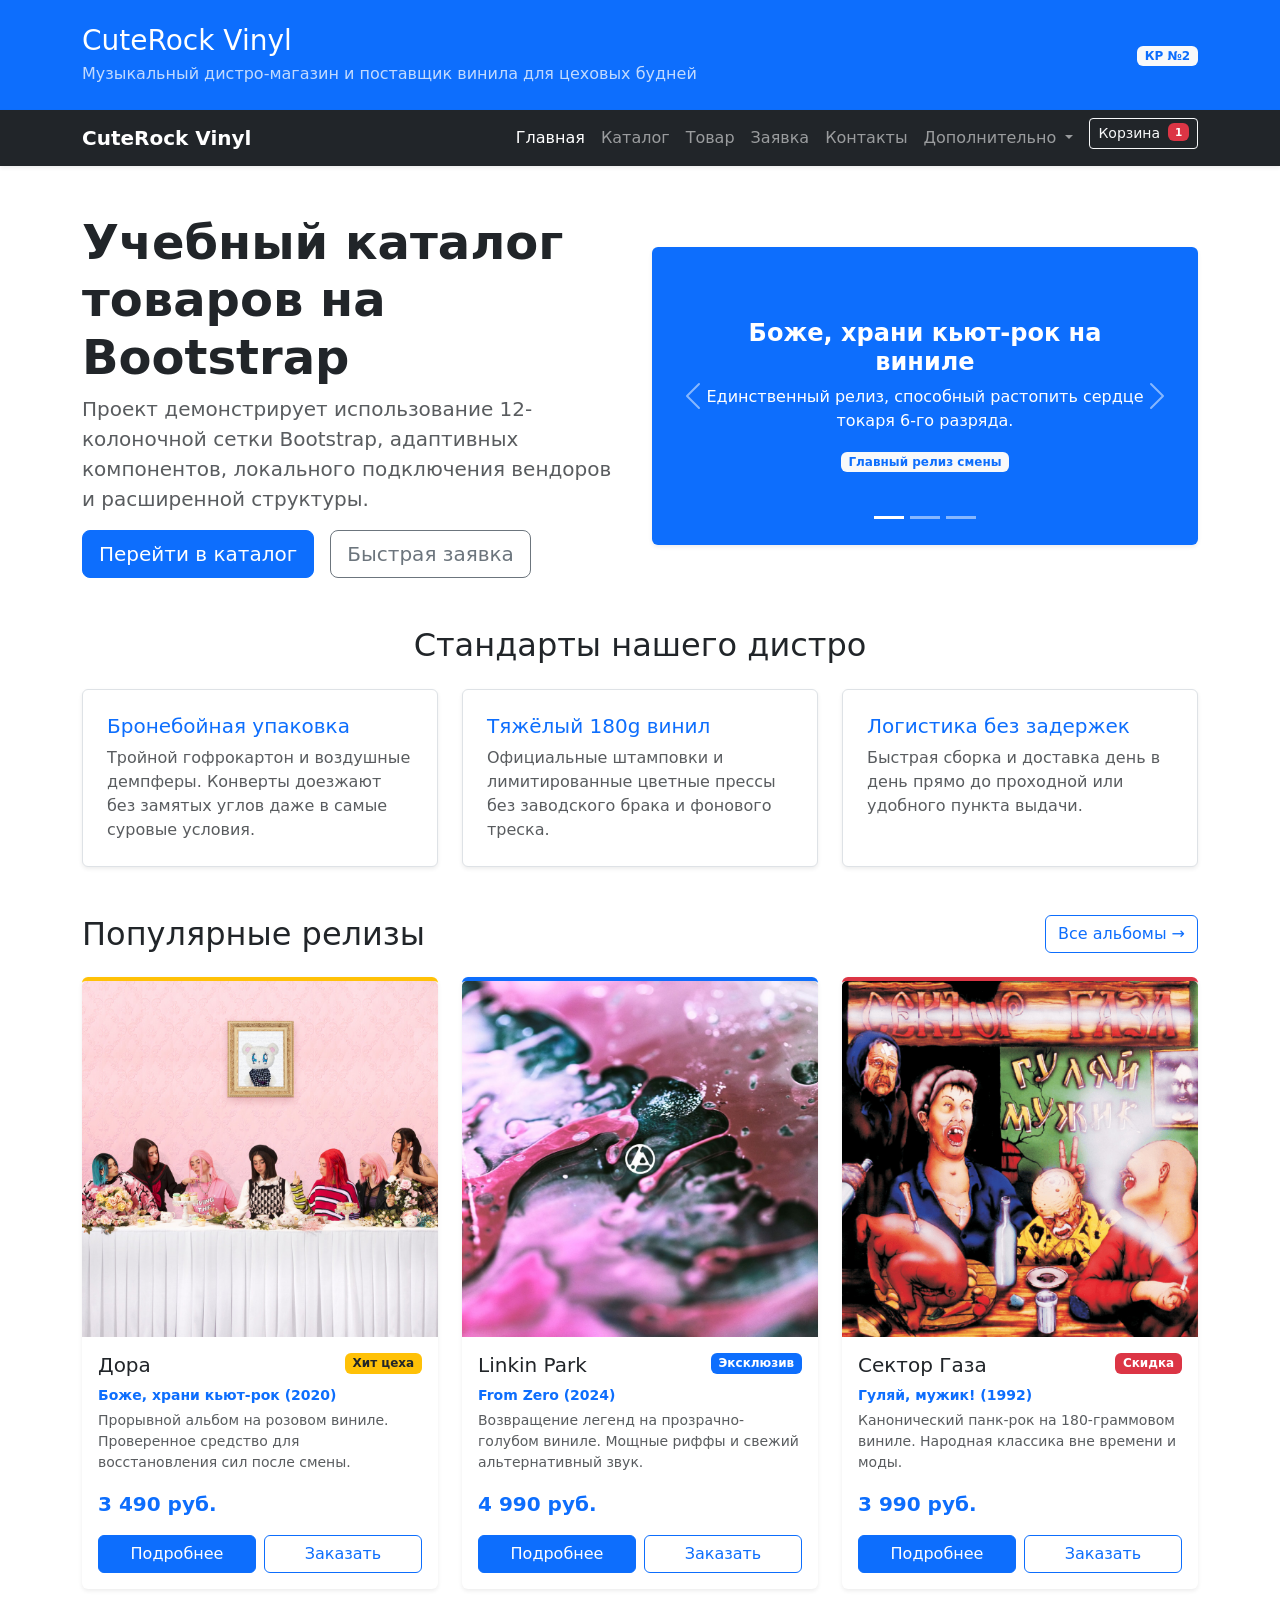
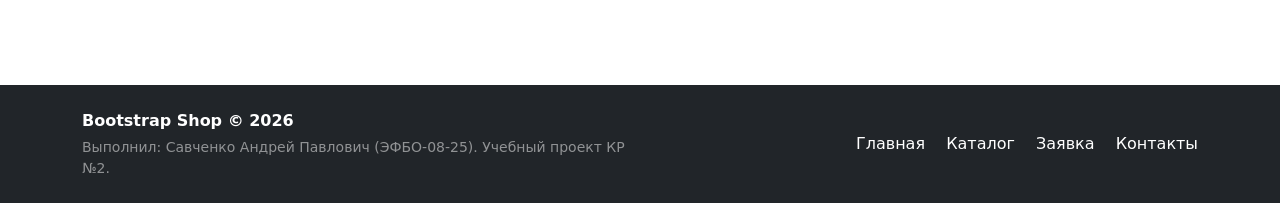
<file: index.html>
<!DOCTYPE html>
<html lang="ru">

<head>
    <meta charset="UTF-8">
    <meta name="viewport" content="width=device-width, initial-scale=1.0">
    <title>Главная — Bootstrap Shop</title>

    <link rel="stylesheet" href="vendor/bootstrap/css/bootstrap.min.css">
    <link rel="stylesheet" href="css/custom.css">
</head>

<body>
    <!-- Шапка страницы -->
    <header class="bg-primary text-white py-4">
        <div class="container">
            <div class="row align-items-center">
                <div class="col-12 col-md-8">
                    <h1 class="h3 mb-1">CuteRock Vinyl</h1>
                    <p class="mb-0 opacity-75">
                        Музыкальный дистро-магазин и поставщик винила для цеховых будней
                    </p>
                </div>

                <div class="col-12 col-md-4 text-md-end mt-3 mt-md-0">
                    <span class="badge bg-light text-primary">
                        КР №2
                    </span>
                </div>
            </div>
        </div>
    </header>

    <!-- Навигационная панель -->
    <nav class="navbar navbar-expand-lg navbar-dark bg-dark sticky-top shadow-sm">
        <div class="container">
            <a class="navbar-brand fw-bold" href="index.html">CuteRock Vinyl</a>

            <button class="navbar-toggler" type="button" data-bs-toggle="collapse" data-bs-target="#mainNavbar"
                aria-controls="mainNavbar" aria-expanded="false" aria-label="Переключить навигацию">
                <span class="navbar-toggler-icon"></span>
            </button>

            <div class="collapse navbar-collapse" id="mainNavbar">
                <ul class="navbar-nav ms-auto">
                    <li class="nav-item">
                        <a class="nav-link active" aria-current="page" href="index.html">Главная</a>
                    </li>
                    <li class="nav-item">
                        <a class="nav-link" href="catalog.html">Каталог</a>
                    </li>
                    <li class="nav-item">
                        <a class="nav-link" href="product.html">Товар</a>
                    </li>
                    <li class="nav-item">
                        <a class="nav-link" href="order.html">Заявка</a>
                    </li>
                    <li class="nav-item">
                        <a class="nav-link" href="contacts.html">Контакты</a>
                    </li>
                    <li class="nav-item dropdown">
                        <a class="nav-link dropdown-toggle" href="#" role="button" data-bs-toggle="dropdown"
                            aria-expanded="false">
                            Дополнительно
                        </a>
                        <ul class="dropdown-menu dropdown-menu-end">
                            <li><a class="dropdown-item" href="catalog.html">Все товары</a></li>
                            <li><a class="dropdown-item" href="order.html">Оформить заявку</a></li>
                            <li><a class="dropdown-item" href="index.html#popular">Популярное</a></li>
                            <li>
                                <hr class="dropdown-divider">
                            </li>
                            <li><a class="dropdown-item" href="contacts.html">Контакты и поддержка</a></li>
                        </ul>
                    </li>
                    <li class="nav-item ms-lg-2 mt-2 mt-lg-0">
                        <a class="btn btn-outline-light btn-sm d-flex align-items-center gap-2" href="order.html">
                            <span>Корзина</span>
                            <span class="badge bg-danger">1</span>
                        </a>
                    </li>
                </ul>
            </div>
        </div>
    </nav>

    <main>
        <!-- Hero-блок с каруселью (самостоятельная доработка) -->
        <section class="container my-5">
            <div class="row align-items-center g-4">
                <div class="col-12 col-lg-6">
                    <h2 class="display-5 fw-bold">
                        Учебный каталог товаров на Bootstrap
                    </h2>
                    <p class="lead text-muted">
                        Проект демонстрирует использование 12-колоночной сетки Bootstrap,
                        адаптивных компонентов, локального подключения вендоров и расширенной структуры.
                    </p>
                    <div class="d-flex gap-3 flex-wrap">
                        <a class="btn btn-primary btn-lg" href="catalog.html">
                            Перейти в каталог
                        </a>
                        <a class="btn btn-outline-secondary btn-lg" href="order.html">
                            Быстрая заявка
                        </a>
                    </div>
                </div>

                <div class="col-12 col-lg-6">
                    <!-- Bootstrap Carousel: Дора & Заводская эстетика -->
                    <div id="heroCarousel" class="carousel slide rounded shadow-sm overflow-hidden"
                        data-bs-ride="carousel">
                        <div class="carousel-indicators">
                            <button type="button" data-bs-target="#heroCarousel" data-bs-slide-to="0" class="active"
                                aria-current="true" aria-label="Слайд 1"></button>
                            <button type="button" data-bs-target="#heroCarousel" data-bs-slide-to="1"
                                aria-label="Слайд 2"></button>
                            <button type="button" data-bs-target="#heroCarousel" data-bs-slide-to="2"
                                aria-label="Слайд 3"></button>
                        </div>
                        <div class="carousel-inner">
                            <div class="carousel-item active bg-primary text-white p-5 text-center">
                                <div class="carousel-content py-4">
                                    <h3 class="h4 fw-bold">Боже, храни кьют-рок на виниле</h3>
                                    <p class="mb-3">Единственный релиз, способный растопить сердце токаря 6-го разряда.
                                    </p>
                                    <span class="badge bg-light text-primary">Главный релиз смены</span>
                                </div>
                            </div>
                            <div class="carousel-item bg-dark text-white p-5 text-center">
                                <div class="carousel-content py-4">
                                    <h3 class="h4 fw-bold">Розовый винил в суровые будни</h3>
                                    <p class="mb-3">Оригинальное издание 2020 года. Полный треклист, включая «Втюрилась»
                                        и «Быть с тобой».</p>
                                    <span class="badge bg-warning text-dark">Хит цеха</span>
                                </div>
                            </div>
                            <div class="carousel-item bg-secondary text-white p-5 text-center">
                                <div class="carousel-content py-4">
                                    <h3 class="h4 fw-bold">Отправка быстрее, чем кончается смена</h3>
                                    <p class="mb-3">Бронируй в один клик через модальное окно. Доставляем в бронебойной
                                        упаковке.</p>
                                    <span class="badge bg-success">Ударные темпы</span>
                                </div>
                            </div>
                        </div>
                        <button class="carousel-control-prev" type="button" data-bs-target="#heroCarousel"
                            data-bs-slide="prev">
                            <span class="carousel-control-prev-icon" aria-label="Предыдущий"></span>
                        </button>
                        <button class="carousel-control-next" type="button" data-bs-target="#heroCarousel"
                            data-bs-slide="next">
                            <span class="carousel-control-next-icon" aria-label="Следующий"></span>
                        </button>
                    </div>
                </div>
            </div>
        </section>

        <!-- Преимущества магазина -->
        <section class="container my-5">
            <h2 class="text-center mb-4">Стандарты нашего дистро</h2>

            <div class="row g-4">
                <div class="col-12 col-md-4">
                    <div class="p-4 border rounded h-100 bg-white shadow-sm">
                        <h3 class="h5 text-primary">Бронебойная упаковка</h3>
                        <p class="mb-0 text-muted">
                            Тройной гофрокартон и воздушные демпферы. Конверты доезжают без замятых углов даже в самые суровые условия.
                        </p>
                    </div>
                </div>

                <div class="col-12 col-md-4">
                    <div class="p-4 border rounded h-100 bg-white shadow-sm">
                        <h3 class="h5 text-primary">Тяжёлый 180g винил</h3>
                        <p class="mb-0 text-muted">
                            Официальные штамповки и лимитированные цветные прессы без заводского брака и фонового треска.
                        </p>
                    </div>
                </div>

                <div class="col-12 col-md-4">
                    <div class="p-4 border rounded h-100 bg-white shadow-sm">
                        <h3 class="h5 text-primary">Логистика без задержек</h3>
                        <p class="mb-0 text-muted">
                            Быстрая сборка и доставка день в день прямо до проходной или удобного пункта выдачи.
                        </p>
                    </div>
                </div>
            </div>
        </section>

        <!-- Популярные альбомы с id="popular" -->
        <section class="container my-5" id="popular">
            <div class="d-flex justify-content-between align-items-center mb-4 flex-wrap gap-2">
                <h2 class="mb-0">Популярные релизы</h2>
                <a class="btn btn-outline-primary" href="catalog.html">
                    Все альбомы &rarr;
                </a>
            </div>

            <div class="row g-4">
                <!-- Альбом 1: Дора -->
                <div class="col-12 col-md-6 col-lg-4">
                    <div class="card h-100 shadow-sm border-0 border-top border-4 border-warning">
                        <img src="images/album-1.jpg" class="card-img-top" alt="Дора — Боже, храни кьют-рок">
                        <div class="card-body d-flex flex-column">
                            <div class="d-flex justify-content-between align-items-start mb-2">
                                <h3 class="card-title h5 mb-0">Дора</h3>
                                <span class="badge bg-warning text-dark">Хит цеха</span>
                            </div>
                            <p class="text-primary fw-semibold small mb-1">Боже, храни кьют-рок (2020)</p>
                            <p class="card-text text-muted small">
                                Прорывной альбом на розовом виниле. Проверенное средство для восстановления сил после
                                смены.
                            </p>
                            <p class="fw-bold fs-5 mt-auto text-primary">3 490 руб.</p>
                            <div class="d-flex gap-2">
                                <a class="btn btn-primary w-50" href="product.html">Подробнее</a>
                                <button class="btn btn-outline-primary w-50" type="button" data-bs-toggle="modal"
                                    data-bs-target="#orderModal">
                                    Заказать
                                </button>
                            </div>
                        </div>
                    </div>
                </div>

                <!-- Альбом 5: Linkin Park -->
                <div class="col-12 col-md-6 col-lg-4">
                    <div class="card h-100 shadow-sm border-0 border-top border-4 border-primary">
                        <img src="images/album-5.jpg" class="card-img-top" alt="Linkin Park — From Zero">
                        <div class="card-body d-flex flex-column">
                            <div class="d-flex justify-content-between align-items-start mb-2">
                                <h3 class="card-title h5 mb-0">Linkin Park</h3>
                                <span class="badge bg-primary">Эксклюзив</span>
                            </div>
                            <p class="text-primary fw-semibold small mb-1">From Zero (2024)</p>
                            <p class="card-text text-muted small">
                                Возвращение легенд на прозрачно-голубом виниле. Мощные риффы и свежий альтернативный
                                звук.
                            </p>
                            <p class="fw-bold fs-5 mt-auto text-primary">4 990 руб.</p>
                            <div class="d-flex gap-2">
                                <a class="btn btn-primary w-50" href="product.html">Подробнее</a>
                                <button class="btn btn-outline-primary w-50" type="button" data-bs-toggle="modal"
                                    data-bs-target="#orderModal">
                                    Заказать
                                </button>
                            </div>
                        </div>
                    </div>
                </div>

                <!-- Альбом 6: Сектор Газа -->
                <div class="col-12 col-md-6 col-lg-4">
                    <div class="card h-100 shadow-sm border-0 border-top border-4 border-danger">
                        <img src="images/album-6.jpg" class="card-img-top" alt="Сектор Газа — Гуляй, мужик!">
                        <div class="card-body d-flex flex-column">
                            <div class="d-flex justify-content-between align-items-start mb-2">
                                <h3 class="card-title h5 mb-0">Сектор Газа</h3>
                                <span class="badge bg-danger">Скидка</span>
                            </div>
                            <p class="text-primary fw-semibold small mb-1">Гуляй, мужик! (1992)</p>
                            <p class="card-text text-muted small">
                                Канонический панк-рок на 180-граммовом виниле. Народная классика вне времени и моды.
                            </p>
                            <p class="fw-bold fs-5 mt-auto text-primary">3 990 руб.</p>
                            <div class="d-flex gap-2">
                                <a class="btn btn-primary w-50" href="product.html">Подробнее</a>
                                <button class="btn btn-outline-primary w-50" type="button" data-bs-toggle="modal"
                                    data-bs-target="#orderModal">
                                    Заказать
                                </button>
                            </div>
                        </div>
                    </div>
                </div>
            </div>
        </section>
    </main>

    <!-- Модальное окно быстрой заявки -->
    <div class="modal fade" id="orderModal" tabindex="-1" aria-labelledby="orderModalLabel" aria-hidden="true">
        <div class="modal-dialog modal-dialog-centered">
            <div class="modal-content">
                <div class="modal-header">
                    <h2 class="modal-title h5" id="orderModalLabel">
                        Быстрая заявка
                    </h2>
                    <button type="button" class="btn-close" data-bs-dismiss="modal" aria-label="Закрыть"></button>
                </div>

                <div class="modal-body">
                    <p class="text-muted small">
                        Оставьте контактные данные, и менеджер свяжется с вами в течение 15 минут.
                    </p>

                    <form>
                        <div class="mb-3">
                            <label for="modal-name" class="form-label">Имя</label>
                            <input id="modal-name" type="text" class="form-control" placeholder="Андрей Савченко"
                                required>
                        </div>

                        <div class="mb-3">
                            <label for="modal-phone" class="form-label">Телефон</label>
                            <input id="modal-phone" type="tel" class="form-control" placeholder="+7 (900) 000-00-00"
                                required>
                        </div>

                        <div class="form-check mb-3">
                            <input id="modal-agree" class="form-check-input" type="checkbox" required>
                            <label class="form-check-label" for="modal-agree">
                                Согласен на обработку персональных данных
                            </label>
                        </div>
                        <div class="modal-footer px-0 pb-0">
                            <button type="button" class="btn btn-secondary" data-bs-dismiss="modal">
                                Закрыть
                            </button>
                            <button type="submit" class="btn btn-primary">
                                Отправить заявку
                            </button>
                        </div>
                    </form>
                </div>
            </div>
        </div>
    </div>

    <!-- Единый подвал -->
    <footer class="bg-dark text-white py-4 mt-5">
        <div class="container">
            <div class="row align-items-center g-3">
                <div class="col-12 col-md-6">
                    <p class="mb-1 fw-bold">Bootstrap Shop &copy; 2026</p>
                    <p class="mb-0 text-white-50 small">
                        Выполнил: Савченко Андрей Павлович (ЭФБО-08-25). Учебный проект КР №2.
                    </p>
                </div>

                <div class="col-12 col-md-6 text-md-end">
                    <a class="text-white text-decoration-none me-3" href="index.html">Главная</a>
                    <a class="text-white text-decoration-none me-3" href="catalog.html">Каталог</a>
                    <a class="text-white text-decoration-none me-3" href="order.html">Заявка</a>
                    <a class="text-white text-decoration-none" href="contacts.html">Контакты</a>
                </div>
            </div>
        </div>
    </footer>

    <!-- Bootstrap JS Bundle (локальный) -->
    <script src="vendor/bootstrap/js/bootstrap.bundle.min.js"></script>
</body>

</html>
</file>
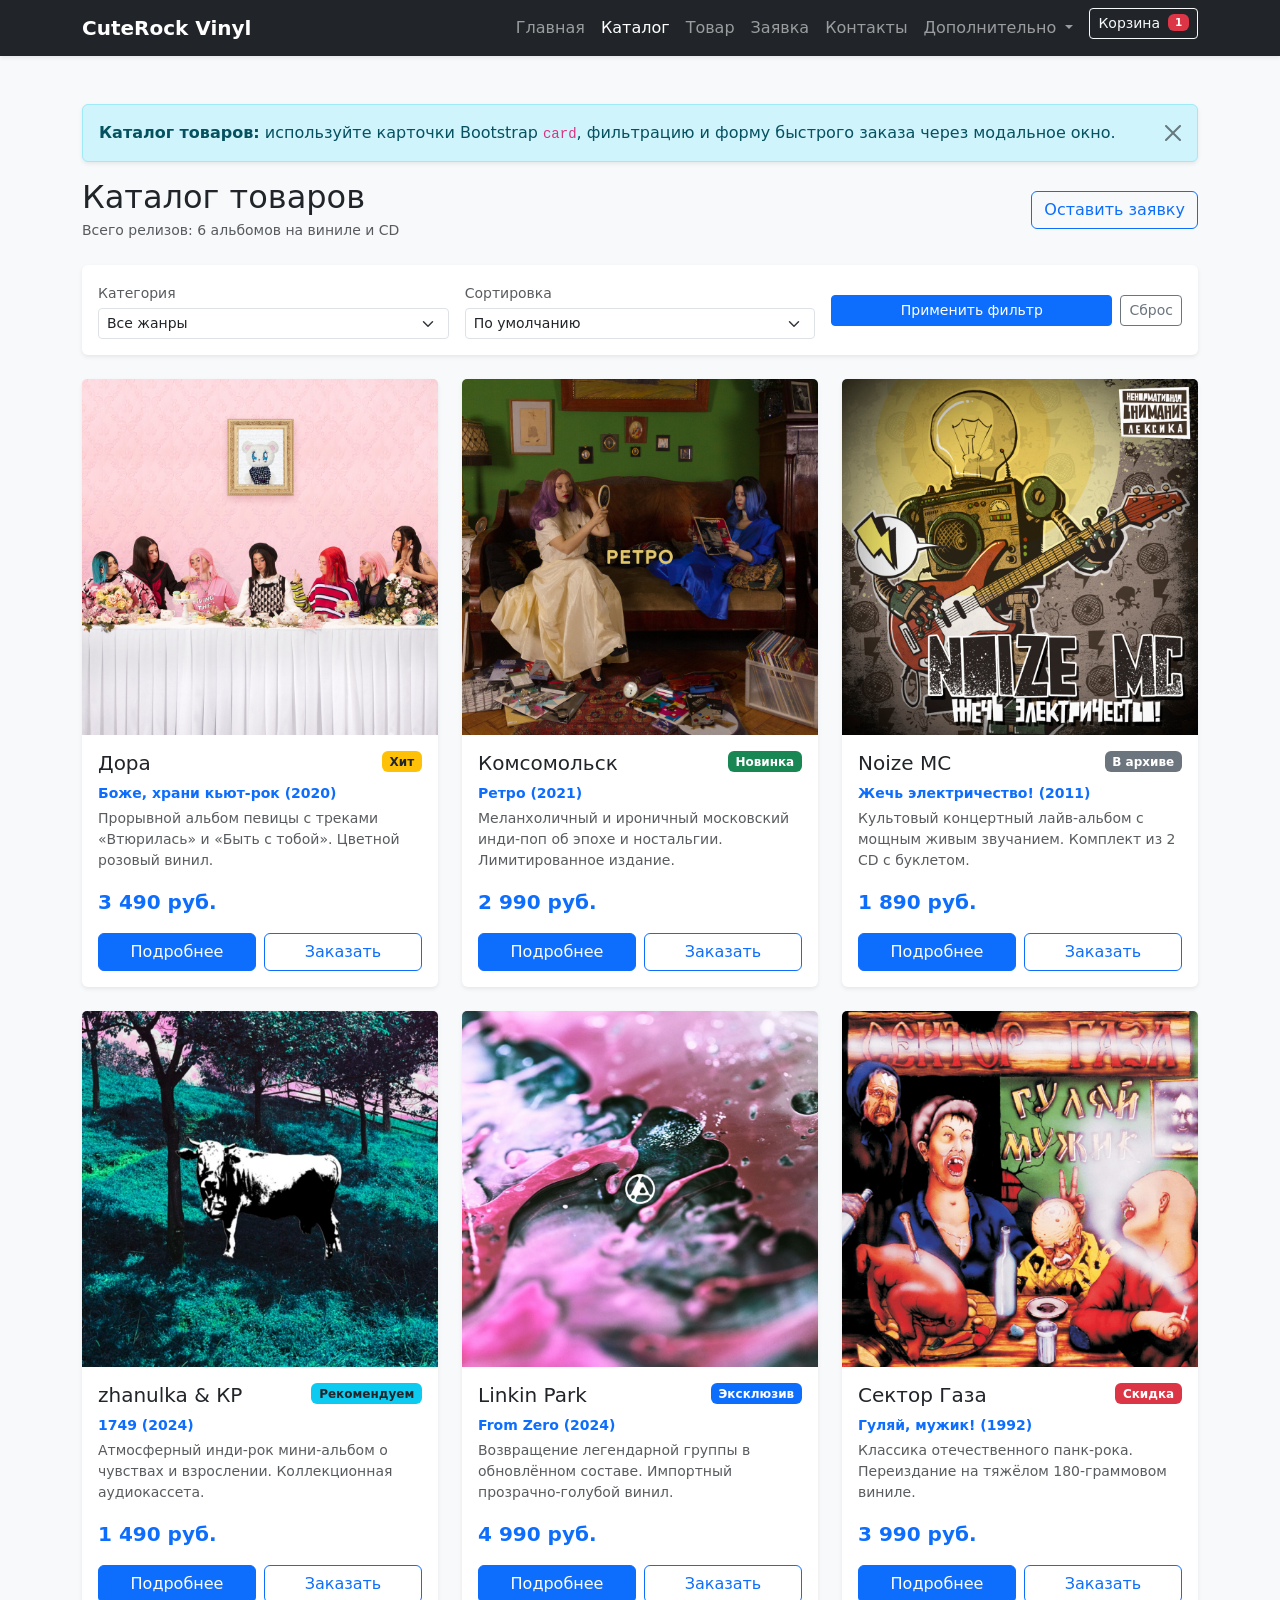
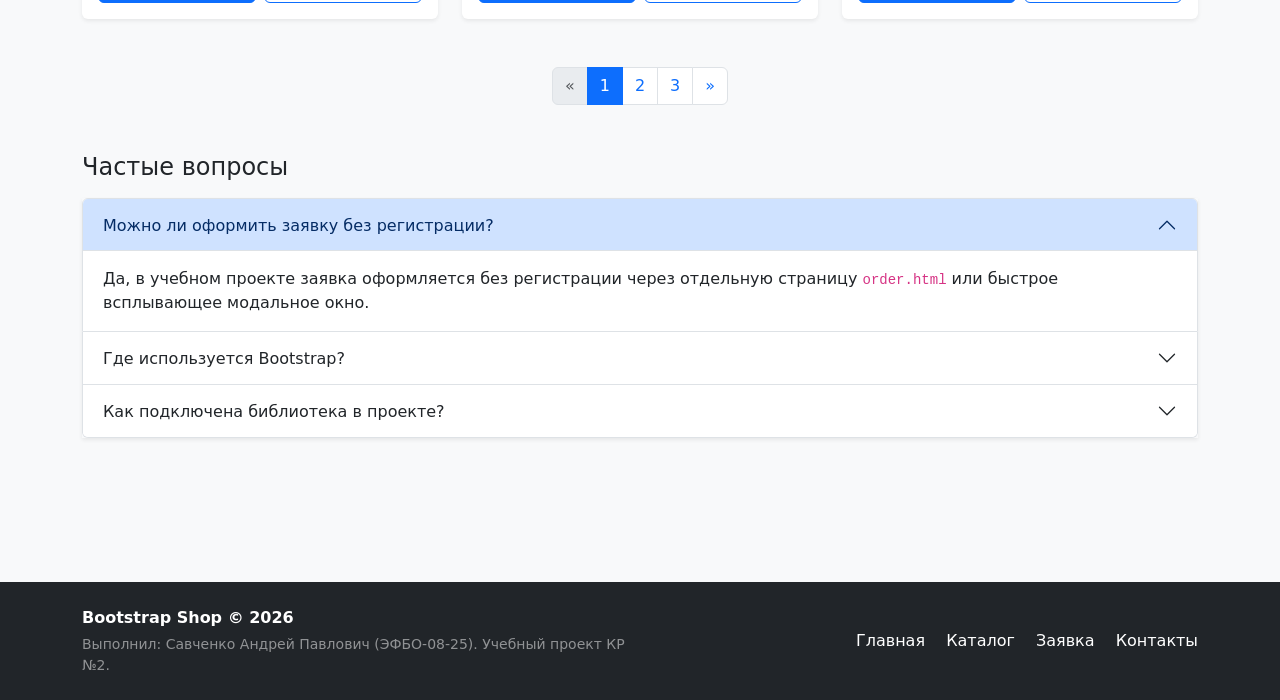
<file: catalog.html>
<!DOCTYPE html>
<html lang="ru">

<head>
    <meta charset="UTF-8">
    <meta name="viewport" content="width=device-width, initial-scale=1.0">
    <title>Каталог — Bootstrap Shop</title>

    <link rel="stylesheet" href="vendor/bootstrap/css/bootstrap.min.css">
    <link rel="stylesheet" href="css/custom.css">
</head>

<body class="bg-light">
    <!-- Навигационная панель -->
    <nav class="navbar navbar-expand-lg navbar-dark bg-dark sticky-top shadow-sm">
        <div class="container">
            <a class="navbar-brand fw-bold" href="index.html">CuteRock Vinyl</a>

            <button class="navbar-toggler" type="button" data-bs-toggle="collapse" data-bs-target="#mainNavbar"
                aria-controls="mainNavbar" aria-expanded="false" aria-label="Переключить навигацию">
                <span class="navbar-toggler-icon"></span>
            </button>

            <div class="collapse navbar-collapse" id="mainNavbar">
                <ul class="navbar-nav ms-auto">
                    <li class="nav-item">
                        <a class="nav-link" href="index.html">Главная</a>
                    </li>
                    <li class="nav-item">
                        <a class="nav-link active" aria-current="page" href="catalog.html">Каталог</a>
                    </li>
                    <li class="nav-item">
                        <a class="nav-link" href="product.html">Товар</a>
                    </li>
                    <li class="nav-item">
                        <a class="nav-link" href="order.html">Заявка</a>
                    </li>
                    <li class="nav-item">
                        <a class="nav-link" href="contacts.html">Контакты</a>
                    </li>
                    <li class="nav-item dropdown">
                        <a class="nav-link dropdown-toggle" href="#" role="button" data-bs-toggle="dropdown"
                            aria-expanded="false">
                            Дополнительно
                        </a>
                        <ul class="dropdown-menu dropdown-menu-end">
                            <li><a class="dropdown-item" href="catalog.html">Все товары</a></li>
                            <li><a class="dropdown-item" href="order.html">Оформить заявку</a></li>
                            <li><a class="dropdown-item" href="index.html#popular">Популярное</a></li>
                            <li>
                                <hr class="dropdown-divider">
                            </li>
                            <li><a class="dropdown-item" href="contacts.html">Контакты и поддержка</a></li>
                        </ul>
                    </li>
                    <li class="nav-item ms-lg-2 mt-2 mt-lg-0">
                        <a class="btn btn-outline-light btn-sm d-flex align-items-center gap-2" href="order.html">
                            <span>Корзина</span>
                            <span class="badge bg-danger">1</span>
                        </a>
                    </li>
                </ul>
            </div>
        </div>
    </nav>

    <main class="container my-5">
        <!-- Информационный алерт -->
        <div class="alert alert-info alert-dismissible fade show shadow-sm" role="alert">
            <strong>Каталог товаров:</strong> используйте карточки Bootstrap <code>card</code>, фильтрацию и форму
            быстрого заказа через модальное окно.
            <button type="button" class="btn-close" data-bs-dismiss="alert" aria-label="Закрыть"></button>
        </div>

        <!-- Заголовок и кнопка заявки -->
        <div class="d-flex justify-content-between align-items-center mb-4 flex-wrap gap-2">
            <div>
                <h1 class="h2 mb-1">Каталог товаров</h1>
                <p class="text-muted small mb-0">Всего релизов: 6 альбомов на виниле и CD</p>
            </div>
            <a class="btn btn-outline-primary" href="order.html">
                Оставить заявку
            </a>
        </div>

        <!-- Самостоятельная доработка: Панель фильтров и сортировки -->
        <div class="card shadow-sm border-0 mb-4">
            <div class="card-body">
                <form class="row g-3 align-items-center">
                    <div class="col-12 col-md-4">
                        <label class="form-label small text-muted mb-1" for="filter-category">Категория</label>
                        <select class="form-select form-select-sm" id="filter-category">
                            <option selected>Все жанры</option>
                            <option value="1">Рок и метал</option>
                            <option value="2">Инди и поп</option>
                            <option value="3">Панк и альтернатива</option>
                        </select>
                    </div>
                    <div class="col-12 col-md-4">
                        <label class="form-label small text-muted mb-1" for="sort-price">Сортировка</label>
                        <select class="form-select form-select-sm" id="sort-price">
                            <option selected>По умолчанию</option>
                            <option value="asc">Сначала недорогие</option>
                            <option value="desc">Сначала премиум</option>
                        </select>
                    </div>
                    <div class="col-12 col-md-4 d-flex align-items-end gap-2 pt-2 pt-md-0">
                        <button type="button" class="btn btn-sm btn-primary flex-grow-1">Применить фильтр</button>
                        <button type="reset" class="btn btn-sm btn-outline-secondary">Сброс</button>
                    </div>
                </form>
            </div>
        </div>

        <!-- Сетка товаров (6 альбомов) -->
        <div class="row g-4">
            <!-- Альбом 1 -->
            <div class="col-12 col-md-6 col-lg-4">
                <div class="card h-100 shadow-sm border-0">
                    <img src="images/album-1.jpg" class="card-img-top" alt="Дора — Боже, храни кьют-рок">
                    <div class="card-body d-flex flex-column">
                        <div class="d-flex justify-content-between align-items-start mb-2">
                            <h2 class="card-title h5 mb-0">Дора</h2>
                            <span class="badge bg-warning text-dark">Хит</span>
                        </div>
                        <p class="text-primary fw-semibold small mb-1">Боже, храни кьют-рок (2020)</p>
                        <p class="card-text text-muted small">
                            Прорывной альбом певицы с треками «Втюрилась» и «Быть с тобой». Цветной розовый винил.
                        </p>
                        <p class="fw-bold fs-5 mt-auto text-primary">3 490 руб.</p>
                        <div class="d-flex gap-2">
                            <a class="btn btn-primary w-50" href="product.html">Подробнее</a>
                            <button class="btn btn-outline-primary w-50" type="button" data-bs-toggle="modal" data-bs-target="#orderModal">
                                Заказать
                            </button>
                        </div>
                    </div>
                </div>
            </div>

            <!-- Альбом 2 -->
            <div class="col-12 col-md-6 col-lg-4">
                <div class="card h-100 shadow-sm border-0">
                    <img src="images/album-2.jpg" class="card-img-top" alt="Комсомольск — Ретро">
                    <div class="card-body d-flex flex-column">
                        <div class="d-flex justify-content-between align-items-start mb-2">
                            <h2 class="card-title h5 mb-0">Комсомольск</h2>
                            <span class="badge bg-success">Новинка</span>
                        </div>
                        <p class="text-primary fw-semibold small mb-1">Ретро (2021)</p>
                        <p class="card-text text-muted small">
                            Меланхоличный и ироничный московский инди-поп об эпохе и ностальгии. Лимитированное издание.
                        </p>
                        <p class="fw-bold fs-5 mt-auto text-primary">2 990 руб.</p>
                        <div class="d-flex gap-2">
                            <a class="btn btn-primary w-50" href="product.html">Подробнее</a>
                            <button class="btn btn-outline-primary w-50" type="button" data-bs-toggle="modal" data-bs-target="#orderModal">
                                Заказать
                            </button>
                        </div>
                    </div>
                </div>
            </div>

            <!-- Альбом 3 -->
            <div class="col-12 col-md-6 col-lg-4">
                <div class="card h-100 shadow-sm border-0">
                    <img src="images/album-3.jpg" class="card-img-top" alt="Noize MC — Жечь электричество!">
                    <div class="card-body d-flex flex-column">
                        <div class="d-flex justify-content-between align-items-start mb-2">
                            <h2 class="card-title h5 mb-0">Noize MC</h2>
                            <span class="badge bg-secondary">В архиве</span>
                        </div>
                        <p class="text-primary fw-semibold small mb-1">Жечь электричество! (2011)</p>
                        <p class="card-text text-muted small">
                            Культовый концертный лайв-альбом с мощным живым звучанием. Комплект из 2 CD с буклетом.
                        </p>
                        <p class="fw-bold fs-5 mt-auto text-primary">1 890 руб.</p>
                        <div class="d-flex gap-2">
                            <a class="btn btn-primary w-50" href="product.html">Подробнее</a>
                            <button class="btn btn-outline-primary w-50" type="button" data-bs-toggle="modal" data-bs-target="#orderModal">
                                Заказать
                            </button>
                        </div>
                    </div>
                </div>
            </div>

            <!-- Альбом 4 -->
            <div class="col-12 col-md-6 col-lg-4">
                <div class="card h-100 shadow-sm border-0">
                    <img src="images/album-4.jpg" class="card-img-top" alt="zhanulka & КАКАЯ РАЗНИЦА — 1749">
                    <div class="card-body d-flex flex-column">
                        <div class="d-flex justify-content-between align-items-start mb-2">
                            <h2 class="card-title h5 mb-0">zhanulka &amp; КР</h2>
                            <span class="badge bg-info text-dark">Рекомендуем</span>
                        </div>
                        <p class="text-primary fw-semibold small mb-1">1749 (2024)</p>
                        <p class="card-text text-muted small">
                            Атмосферный инди-рок мини-альбом о чувствах и взрослении. Коллекционная аудиокассета.
                        </p>
                        <p class="fw-bold fs-5 mt-auto text-primary">1 490 руб.</p>
                        <div class="d-flex gap-2">
                            <a class="btn btn-primary w-50" href="product.html">Подробнее</a>
                            <button class="btn btn-outline-primary w-50" type="button" data-bs-toggle="modal" data-bs-target="#orderModal">
                                Заказать
                            </button>
                        </div>
                    </div>
                </div>
            </div>

            <!-- Альбом 5 -->
            <div class="col-12 col-md-6 col-lg-4">
                <div class="card h-100 shadow-sm border-0">
                    <img src="images/album-5.jpg" class="card-img-top" alt="Linkin Park — From Zero">
                    <div class="card-body d-flex flex-column">
                        <div class="d-flex justify-content-between align-items-start mb-2">
                            <h2 class="card-title h5 mb-0">Linkin Park</h2>
                            <span class="badge bg-primary">Эксклюзив</span>
                        </div>
                        <p class="text-primary fw-semibold small mb-1">From Zero (2024)</p>
                        <p class="card-text text-muted small">
                            Возвращение легендарной группы в обновлённом составе. Импортный прозрачно-голубой винил.
                        </p>
                        <p class="fw-bold fs-5 mt-auto text-primary">4 990 руб.</p>
                        <div class="d-flex gap-2">
                            <a class="btn btn-primary w-50" href="product.html">Подробнее</a>
                            <button class="btn btn-outline-primary w-50" type="button" data-bs-toggle="modal" data-bs-target="#orderModal">
                                Заказать
                            </button>
                        </div>
                    </div>
                </div>
            </div>

            <!-- Альбом 6 -->
            <div class="col-12 col-md-6 col-lg-4">
                <div class="card h-100 shadow-sm border-0">
                    <img src="images/album-6.jpg" class="card-img-top" alt="Сектор Газа — Гуляй, мужик!">
                    <div class="card-body d-flex flex-column">
                        <div class="d-flex justify-content-between align-items-start mb-2">
                            <h2 class="card-title h5 mb-0">Сектор Газа</h2>
                            <span class="badge bg-danger">Скидка</span>
                        </div>
                        <p class="text-primary fw-semibold small mb-1">Гуляй, мужик! (1992)</p>
                        <p class="card-text text-muted small">
                            Классика отечественного панк-рока. Переиздание на тяжёлом 180-граммовом виниле.
                        </p>
                        <p class="fw-bold fs-5 mt-auto text-primary">3 990 руб.</p>
                        <div class="d-flex gap-2">
                            <a class="btn btn-primary w-50" href="product.html">Подробнее</a>
                            <button class="btn btn-outline-primary w-50" type="button" data-bs-toggle="modal" data-bs-target="#orderModal">
                                Заказать
                            </button>
                        </div>
                    </div>
                </div>
            </div>
        </div>

        <!-- Самостоятельная доработка: Пагинация Bootstrap -->
        <nav aria-label="Навигация по каталогу" class="mt-5">
            <ul class="pagination justify-content-center">
                <li class="page-item disabled">
                    <a class="page-link" href="#" tabindex="-1" aria-disabled="true">&laquo;</a>
                </li>
                <li class="page-item active" aria-current="page">
                    <a class="page-link" href="#">1</a>
                </li>
                <li class="page-item"><a class="page-link" href="#">2</a></li>
                <li class="page-item"><a class="page-link" href="#">3</a></li>
                <li class="page-item">
                    <a class="page-link" href="#">&raquo;</a>
                </li>
            </ul>
        </nav>

        <!-- Блок FAQ (Accordion) -->
        <section class="my-5">
            <h2 class="h4 mb-3">Частые вопросы</h2>

            <div class="accordion shadow-sm" id="faqAccordion">
                <div class="accordion-item">
                    <h3 class="accordion-header">
                        <button class="accordion-button" type="button" data-bs-toggle="collapse"
                            data-bs-target="#faqOne" aria-expanded="true" aria-controls="faqOne">
                            Можно ли оформить заявку без регистрации?
                        </button>
                    </h3>
                    <div id="faqOne" class="accordion-collapse collapse show" data-bs-parent="#faqAccordion">
                        <div class="accordion-body">
                            Да, в учебном проекте заявка оформляется без регистрации через отдельную страницу
                            <code>order.html</code> или быстрое всплывающее модальное окно.
                        </div>
                    </div>
                </div>

                <div class="accordion-item">
                    <h3 class="accordion-header">
                        <button class="accordion-button collapsed" type="button" data-bs-toggle="collapse"
                            data-bs-target="#faqTwo" aria-expanded="false" aria-controls="faqTwo">
                            Где используется Bootstrap?
                        </button>
                    </h3>
                    <div id="faqTwo" class="accordion-collapse collapse" data-bs-parent="#faqAccordion">
                        <div class="accordion-body">
                            Bootstrap используется во всех компонентах интерфейса: 12-колоночной сетке, карточках,
                            формах, навигации, модальных окнах и утилитарных классах.
                        </div>
                    </div>
                </div>

                <div class="accordion-item">
                    <h3 class="accordion-header">
                        <button class="accordion-button collapsed" type="button" data-bs-toggle="collapse"
                            data-bs-target="#faqThree" aria-expanded="false" aria-controls="faqThree">
                            Как подключена библиотека в проекте?
                        </button>
                    </h3>
                    <div id="faqThree" class="accordion-collapse collapse" data-bs-parent="#faqAccordion">
                        <div class="accordion-body">
                            Библиотека подключена локально из папки <code>vendor/bootstrap/</code>, что гарантирует
                            автономность и отказоустойчивость работы сайта без сторонних CDN.
                        </div>
                    </div>
                </div>
            </div>
        </section>
    </main>

    <!-- Модальное окно -->
    <div class="modal fade" id="orderModal" tabindex="-1" aria-labelledby="orderModalLabel" aria-hidden="true">
        <div class="modal-dialog modal-dialog-centered">
            <div class="modal-content">
                <div class="modal-header">
                    <h2 class="modal-title h5" id="orderModalLabel">
                        Быстрая заявка
                    </h2>
                    <button type="button" class="btn-close" data-bs-dismiss="modal" aria-label="Закрыть"></button>
                </div>

                <div class="modal-body">
                    <p class="text-muted small">
                        Оставьте контактные данные, и менеджер свяжется с вами.
                    </p>

                    <form>
                        <div class="mb-3">
                            <label for="modal-name" class="form-label">Имя</label>
                            <input id="modal-name" type="text" class="form-control" placeholder="Андрей" required>
                        </div>

                        <div class="mb-3">
                            <label for="modal-phone" class="form-label">Телефон</label>
                            <input id="modal-phone" type="tel" class="form-control" placeholder="+7 (900) 000-00-00"
                                required>
                        </div>

                        <div class="form-check mb-3">
                            <input id="modal-agree" class="form-check-input" type="checkbox" required>
                            <label class="form-check-label" for="modal-agree">
                                Согласен на обработку персональных данных
                            </label>
                        </div>
                        <div class="modal-footer px-0 pb-0">
                            <button type="button" class="btn btn-secondary" data-bs-dismiss="modal">
                                Закрыть
                            </button>
                            <button type="submit" class="btn btn-primary">
                                Отправить
                            </button>
                        </div>
                    </form>
                </div>
            </div>
        </div>
    </div>

    <!-- Единый подвал -->
    <footer class="bg-dark text-white py-4 mt-5">
        <div class="container">
            <div class="row align-items-center g-3">
                <div class="col-12 col-md-6">
                    <p class="mb-1 fw-bold">Bootstrap Shop &copy; 2026</p>
                    <p class="mb-0 text-white-50 small">
                        Выполнил: Савченко Андрей Павлович (ЭФБО-08-25). Учебный проект КР №2.
                    </p>
                </div>

                <div class="col-12 col-md-6 text-md-end">
                    <a class="text-white text-decoration-none me-3" href="index.html">Главная</a>
                    <a class="text-white text-decoration-none me-3" href="catalog.html">Каталог</a>
                    <a class="text-white text-decoration-none me-3" href="order.html">Заявка</a>
                    <a class="text-white text-decoration-none" href="contacts.html">Контакты</a>
                </div>
            </div>
        </div>
    </footer>

    <!-- Bootstrap JS Bundle -->
    <script src="vendor/bootstrap/js/bootstrap.bundle.min.js"></script>
</body>

</html>
</file>
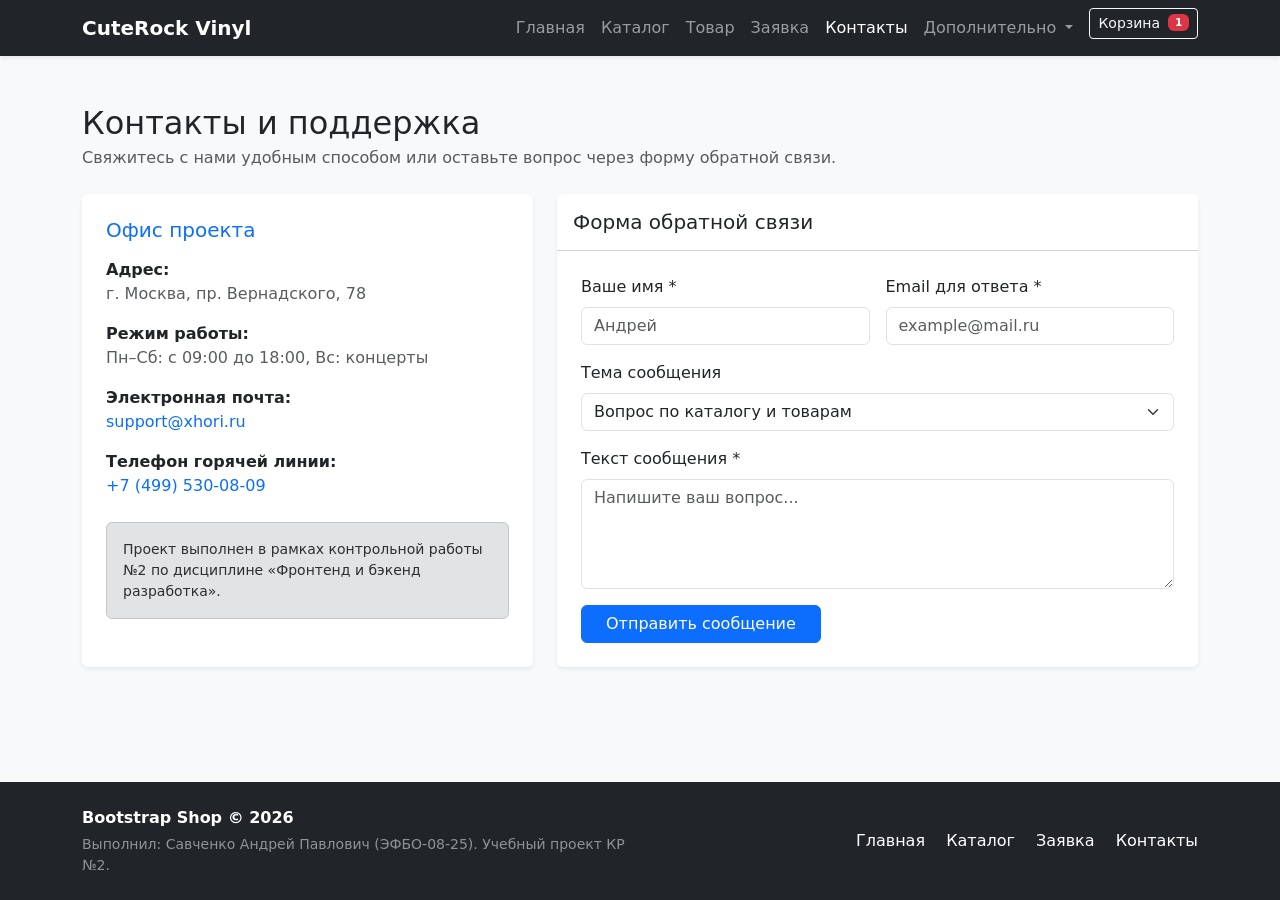
<file: contacts.html>
<!DOCTYPE html>
<html lang="ru">

<head>
    <meta charset="UTF-8">
    <meta name="viewport" content="width=device-width, initial-scale=1.0">
    <title>Контакты — Bootstrap Shop</title>

    <link rel="stylesheet" href="vendor/bootstrap/css/bootstrap.min.css">
    <link rel="stylesheet" href="css/custom.css">
</head>

<body class="bg-light">
    <!-- Навигационная панель -->
    <nav class="navbar navbar-expand-lg navbar-dark bg-dark sticky-top shadow-sm">
        <div class="container">
            <a class="navbar-brand fw-bold" href="index.html">CuteRock Vinyl</a>

            <button class="navbar-toggler" type="button" data-bs-toggle="collapse" data-bs-target="#mainNavbar"
                aria-controls="mainNavbar" aria-expanded="false" aria-label="Переключить навигацию">
                <span class="navbar-toggler-icon"></span>
            </button>

            <div class="collapse navbar-collapse" id="mainNavbar">
                <ul class="navbar-nav ms-auto">
                    <li class="nav-item">
                        <a class="nav-link" href="index.html">Главная</a>
                    </li>
                    <li class="nav-item">
                        <a class="nav-link" href="catalog.html">Каталог</a>
                    </li>
                    <li class="nav-item">
                        <a class="nav-link" href="product.html">Товар</a>
                    </li>
                    <li class="nav-item">
                        <a class="nav-link" href="order.html">Заявка</a>
                    </li>
                    <li class="nav-item">
                        <a class="nav-link active" aria-current="page" href="contacts.html">Контакты</a>
                    </li>
                    <li class="nav-item dropdown">
                        <a class="nav-link dropdown-toggle" href="#" role="button" data-bs-toggle="dropdown"
                            aria-expanded="false">
                            Дополнительно
                        </a>
                        <ul class="dropdown-menu dropdown-menu-end">
                            <li><a class="dropdown-item" href="catalog.html">Все товары</a></li>
                            <li><a class="dropdown-item" href="order.html">Оформить заявку</a></li>
                            <li><a class="dropdown-item" href="index.html#popular">Популярное</a></li>
                            <li>
                                <hr class="dropdown-divider">
                            </li>
                            <li><a class="dropdown-item" href="contacts.html">Контакты и поддержка</a></li>
                        </ul>
                    </li>
                    <li class="nav-item ms-lg-2 mt-2 mt-lg-0">
                        <a class="btn btn-outline-light btn-sm d-flex align-items-center gap-2" href="order.html">
                            <span>Корзина</span>
                            <span class="badge bg-danger">1</span>
                        </a>
                    </li>
                </ul>
            </div>
        </div>
    </nav>

    <main class="container my-5">
        <div class="mb-4">
            <h1 class="h2 mb-1">Контакты и поддержка</h1>
            <p class="text-muted">Свяжитесь с нами удобным способом или оставьте вопрос через форму обратной связи.</p>
        </div>

        <div class="row g-4">
            <!-- Контактная информация -->
            <div class="col-12 col-lg-5">
                <div class="card h-100 shadow-sm border-0">
                    <div class="card-body p-4">
                        <h2 class="h5 text-primary mb-3">Офис проекта</h2>
                        <ul class="list-unstyled mb-4">
                            <li class="mb-3">
                                <strong>Адрес:</strong><br>
                                <span class="text-muted">г. Москва, пр. Вернадского, 78</span>
                            </li>
                            <li class="mb-3">
                                <strong>Режим работы:</strong><br>
                                <span class="text-muted">Пн–Сб: с 09:00 до 18:00, Вс: концерты</span>
                            </li>
                            <li class="mb-3">
                                <strong>Электронная почта:</strong><br>
                                <a href="mailto:support@xhori.ru" class="text-decoration-none">support@xhori.ru</a>
                            </li>
                            <li>
                                <strong>Телефон горячей линии:</strong><br>
                                <a href="tel:+74995300809" class="text-decoration-none">+7 (499) 530-08-09</a>
                            </li>
                        </ul>

                        <div class="alert alert-secondary mb-0 small" role="alert">
                            Проект выполнен в рамках контрольной работы №2 по дисциплине «Фронтенд и бэкенд разработка».
                        </div>
                    </div>
                </div>
            </div>

            <!-- Форма обратной связи -->
            <div class="col-12 col-lg-7">
                <div class="card shadow-sm border-0">
                    <div class="card-header bg-white py-3">
                        <h2 class="h5 mb-0">Форма обратной связи</h2>
                    </div>
                    <div class="card-body p-4">
                        <form>
                            <div class="row g-3">
                                <div class="col-12 col-md-6">
                                    <label for="contact-name" class="form-label">Ваше имя *</label>
                                    <input type="text" id="contact-name" class="form-control" required
                                        placeholder="Андрей">
                                </div>
                                <div class="col-12 col-md-6">
                                    <label for="contact-email" class="form-label">Email для ответа *</label>
                                    <input type="email" id="contact-email" class="form-control" required
                                        placeholder="example@mail.ru">
                                </div>
                                <div class="col-12">
                                    <label for="contact-subject" class="form-label">Тема сообщения</label>
                                    <select id="contact-subject" class="form-select">
                                        <option selected>Вопрос по каталогу и товарам</option>
                                        <option value="order">Статус оформленной заявки</option>
                                        <option value="tech">Технический вопрос по верстке</option>
                                    </select>
                                </div>
                                <div class="col-12">
                                    <label for="contact-message" class="form-label">Текст сообщения *</label>
                                    <textarea id="contact-message" class="form-control" rows="4" required
                                        placeholder="Напишите ваш вопрос..."></textarea>
                                </div>
                                <div class="col-12">
                                    <button type="submit" class="btn btn-primary px-4">
                                        Отправить сообщение
                                    </button>
                                </div>
                            </div>
                        </form>
                    </div>
                </div>
            </div>
        </div>
    </main>

    <!-- Единый подвал -->
    <footer class="bg-dark text-white py-4 mt-5">
        <div class="container">
            <div class="row align-items-center g-3">
                <div class="col-12 col-md-6">
                    <p class="mb-1 fw-bold">Bootstrap Shop &copy; 2026</p>
                    <p class="mb-0 text-white-50 small">
                        Выполнил: Савченко Андрей Павлович (ЭФБО-08-25). Учебный проект КР №2.
                    </p>
                </div>

                <div class="col-12 col-md-6 text-md-end">
                    <a class="text-white text-decoration-none me-3" href="index.html">Главная</a>
                    <a class="text-white text-decoration-none me-3" href="catalog.html">Каталог</a>
                    <a class="text-white text-decoration-none me-3" href="order.html">Заявка</a>
                    <a class="text-white text-decoration-none" href="contacts.html">Контакты</a>
                </div>
            </div>
        </div>
    </footer>

    <!-- Bootstrap JS Bundle -->
    <script src="vendor/bootstrap/js/bootstrap.bundle.min.js"></script>
</body>

</html>
</file>
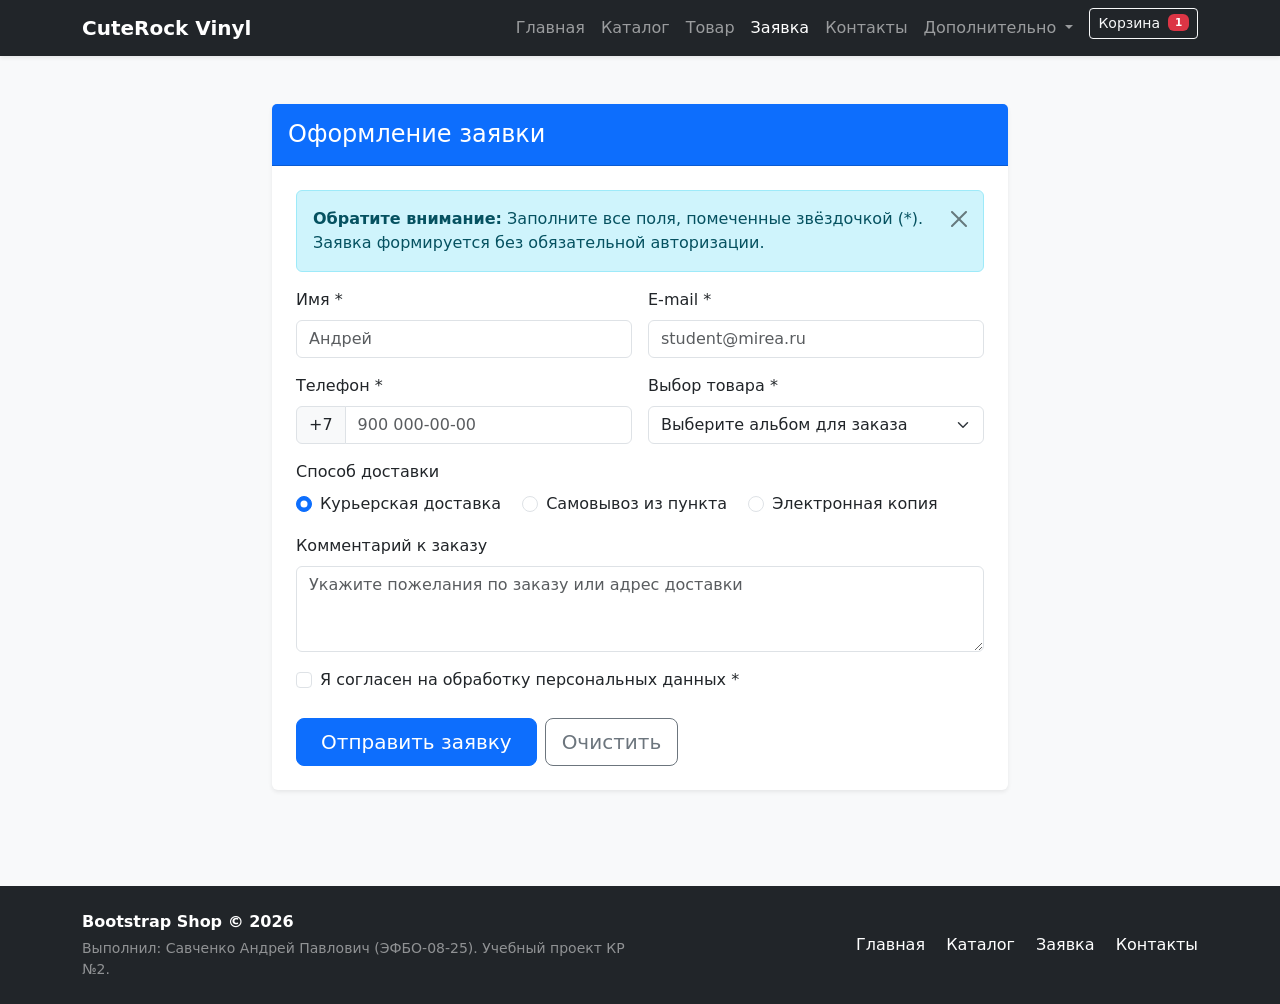
<file: order.html>
<!DOCTYPE html>
<html lang="ru">

<head>
    <meta charset="UTF-8">
    <meta name="viewport" content="width=device-width, initial-scale=1.0">
    <title>Заявка — Bootstrap Shop</title>

    <link rel="stylesheet" href="vendor/bootstrap/css/bootstrap.min.css">
    <link rel="stylesheet" href="css/custom.css">
</head>

<body class="bg-light">
    <!-- Навигационная панель -->
    <nav class="navbar navbar-expand-lg navbar-dark bg-dark sticky-top shadow-sm">
        <div class="container">
            <a class="navbar-brand fw-bold" href="index.html">CuteRock Vinyl</a>

            <button class="navbar-toggler" type="button" data-bs-toggle="collapse" data-bs-target="#mainNavbar"
                aria-controls="mainNavbar" aria-expanded="false" aria-label="Переключить навигацию">
                <span class="navbar-toggler-icon"></span>
            </button>

            <div class="collapse navbar-collapse" id="mainNavbar">
                <ul class="navbar-nav ms-auto">
                    <li class="nav-item">
                        <a class="nav-link" href="index.html">Главная</a>
                    </li>
                    <li class="nav-item">
                        <a class="nav-link" href="catalog.html">Каталог</a>
                    </li>
                    <li class="nav-item">
                        <a class="nav-link" href="product.html">Товар</a>
                    </li>
                    <li class="nav-item">
                        <a class="nav-link active" aria-current="page" href="order.html">Заявка</a>
                    </li>
                    <li class="nav-item">
                        <a class="nav-link" href="contacts.html">Контакты</a>
                    </li>
                    <li class="nav-item dropdown">
                        <a class="nav-link dropdown-toggle" href="#" role="button" data-bs-toggle="dropdown"
                            aria-expanded="false">
                            Дополнительно
                        </a>
                        <ul class="dropdown-menu dropdown-menu-end">
                            <li><a class="dropdown-item" href="catalog.html">Все товары</a></li>
                            <li><a class="dropdown-item" href="order.html">Оформить заявку</a></li>
                            <li><a class="dropdown-item" href="index.html#popular">Популярное</a></li>
                            <li>
                                <hr class="dropdown-divider">
                            </li>
                            <li><a class="dropdown-item" href="contacts.html">Контакты и поддержка</a></li>
                        </ul>
                    </li>
                    <li class="nav-item ms-lg-2 mt-2 mt-lg-0">
                        <a class="btn btn-outline-light btn-sm d-flex align-items-center gap-2" href="order.html">
                            <span>Корзина</span>
                            <span class="badge bg-danger">1</span>
                        </a>
                    </li>
                </ul>
            </div>
        </div>
    </nav>

    <main class="container my-5">
        <div class="row justify-content-center">
            <div class="col-12 col-lg-8">
                <div class="card shadow-sm border-0">
                    <div class="card-header bg-primary text-white py-3">
                        <h1 class="h4 mb-0">Оформление заявки</h1>
                    </div>

                    <div class="card-body p-4">
                        <div class="alert alert-info alert-dismissible fade show" role="alert">
                            <strong>Обратите внимание:</strong> Заполните все поля, помеченные звёздочкой (*). Заявка
                            формируется без обязательной авторизации.
                            <button type="button" class="btn-close" data-bs-dismiss="alert"
                                aria-label="Закрыть"></button>
                        </div>

                        <form id="orderForm">
                            <div class="row g-3">
                                <div class="col-12 col-md-6">
                                    <label for="order-name" class="form-label">Имя *</label>
                                    <input id="order-name" name="name" type="text" class="form-control"
                                        placeholder="Андрей" required>
                                </div>

                                <div class="col-12 col-md-6">
                                    <label for="order-email" class="form-label">E-mail *</label>
                                    <input id="order-email" name="email" type="email" class="form-control"
                                        placeholder="student@mirea.ru" required>
                                </div>

                                <div class="col-12 col-md-6">
                                    <label for="order-phone" class="form-label">Телефон *</label>
                                    <div class="input-group">
                                        <span class="input-group-text">+7</span>
                                        <input id="order-phone" name="phone" type="tel" class="form-control"
                                            placeholder="900 000-00-00" required>
                                    </div>
                                </div>

                                <div class="col-12 col-md-6">
                                    <label for="order-product" class="form-label">Выбор товара *</label>
                                    <select id="order-product" name="product" class="form-select" required>
                                        <option value="" selected disabled>Выберите альбом для заказа</option>
                                        <option value="dora">Дора — «Боже, храни кьют-рок» (3 490 руб.)</option>
                                        <option value="komsomolsk">Комсомольск — «Ретро» (2 990 руб.)</option>
                                        <option value="noize">Noize MC — «Жечь электричество!» (1 890 руб.)</option>
                                        <option value="zhanulka">zhanulka &amp; КР — «1749» (1 490 руб.)</option>
                                        <option value="linkin-park">Linkin Park — «From Zero» (4 990 руб.)</option>
                                        <option value="sektor">Сектор Газа — «Гуляй, мужик!» (3 990 руб.)</option>
                                    </select>
                                </div>

                                <!-- Способ доставки -->
                                <div class="col-12">
                                    <label class="form-label d-block">Способ доставки</label>
                                    <div class="form-check form-check-inline">
                                        <input class="form-check-input" type="radio" name="deliveryMethod"
                                            id="deliveryCourier" value="courier" checked>
                                        <label class="form-check-label" for="deliveryCourier">Курьерская
                                            доставка</label>
                                    </div>
                                    <div class="form-check form-check-inline">
                                        <input class="form-check-input" type="radio" name="deliveryMethod"
                                            id="deliveryPickup" value="pickup">
                                        <label class="form-check-label" for="deliveryPickup">Самовывоз из пункта</label>
                                    </div>
                                    <div class="form-check form-check-inline">
                                        <input class="form-check-input" type="radio" name="deliveryMethod"
                                            id="deliveryDigital" value="digital">
                                        <label class="form-check-label" for="deliveryDigital">Электронная копия</label>
                                    </div>
                                </div>

                                <div class="col-12">
                                    <label for="order-comment" class="form-label">Комментарий к заказу</label>
                                    <textarea id="order-comment" name="comment" class="form-control" rows="3"
                                        placeholder="Укажите пожелания по заказу или адрес доставки"></textarea>
                                </div>

                                <div class="col-12">
                                    <div class="form-check">
                                        <input id="order-agree" class="form-check-input" type="checkbox" required>
                                        <label class="form-check-label" for="order-agree">
                                            Я согласен на обработку персональных данных *
                                        </label>
                                    </div>
                                </div>

                                <div class="col-12 d-flex gap-2 pt-2">
                                    <button class="btn btn-primary btn-lg px-4" type="submit">
                                        Отправить заявку
                                    </button>
                                    <button class="btn btn-outline-secondary btn-lg" type="reset">
                                        Очистить
                                    </button>
                                </div>
                            </div>
                        </form>
                    </div>
                </div>
            </div>
        </div>
    </main>

    <!-- Единый подвал -->
    <footer class="bg-dark text-white py-4 mt-5">
        <div class="container">
            <div class="row align-items-center g-3">
                <div class="col-12 col-md-6">
                    <p class="mb-1 fw-bold">Bootstrap Shop &copy; 2026</p>
                    <p class="mb-0 text-white-50 small">
                        Выполнил: Савченко Андрей Павлович (ЭФБО-08-25). Учебный проект КР №2.
                    </p>
                </div>

                <div class="col-12 col-md-6 text-md-end">
                    <a class="text-white text-decoration-none me-3" href="index.html">Главная</a>
                    <a class="text-white text-decoration-none me-3" href="catalog.html">Каталог</a>
                    <a class="text-white text-decoration-none me-3" href="order.html">Заявка</a>
                    <a class="text-white text-decoration-none" href="contacts.html">Контакты</a>
                </div>
            </div>
        </div>
    </footer>

    <!-- Bootstrap JS Bundle -->
    <script src="vendor/bootstrap/js/bootstrap.bundle.min.js"></script>
</body>

</html>
</file>
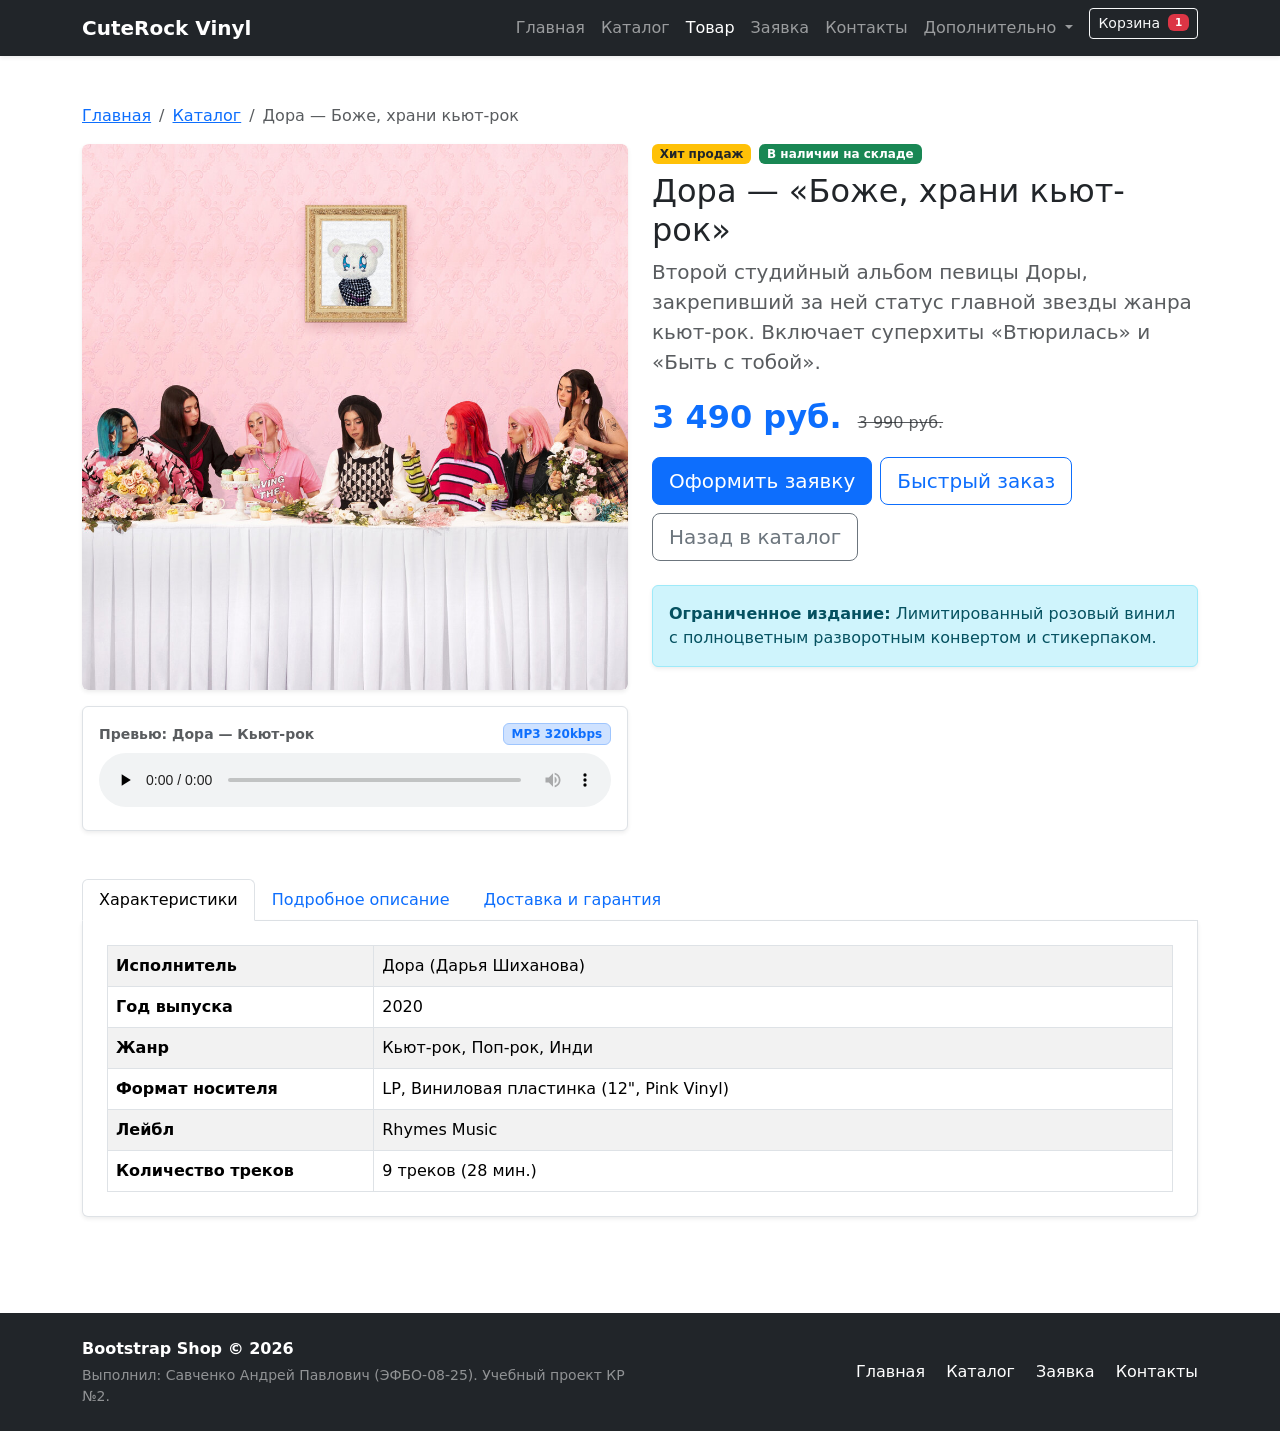
<file: product.html>
<!DOCTYPE html>
<html lang="ru">

<head>
    <meta charset="UTF-8">
    <meta name="viewport" content="width=device-width, initial-scale=1.0">
    <title>Товар — Bootstrap Shop</title>

    <link rel="stylesheet" href="vendor/bootstrap/css/bootstrap.min.css">
    <link rel="stylesheet" href="css/custom.css">
</head>

<body>
    <!-- Навигационная панель -->
    <nav class="navbar navbar-expand-lg navbar-dark bg-dark sticky-top shadow-sm">
        <div class="container">
            <a class="navbar-brand fw-bold" href="index.html">CuteRock Vinyl</a>

            <button class="navbar-toggler" type="button" data-bs-toggle="collapse" data-bs-target="#mainNavbar"
                aria-controls="mainNavbar" aria-expanded="false" aria-label="Переключить навигацию">
                <span class="navbar-toggler-icon"></span>
            </button>

            <div class="collapse navbar-collapse" id="mainNavbar">
                <ul class="navbar-nav ms-auto">
                    <li class="nav-item">
                        <a class="nav-link" href="index.html">Главная</a>
                    </li>
                    <li class="nav-item">
                        <a class="nav-link" href="catalog.html">Каталог</a>
                    </li>
                    <li class="nav-item">
                        <a class="nav-link active" aria-current="page" href="product.html">Товар</a>
                    </li>
                    <li class="nav-item">
                        <a class="nav-link" href="order.html">Заявка</a>
                    </li>
                    <li class="nav-item">
                        <a class="nav-link" href="contacts.html">Контакты</a>
                    </li>
                    <li class="nav-item dropdown">
                        <a class="nav-link dropdown-toggle" href="#" role="button" data-bs-toggle="dropdown"
                            aria-expanded="false">
                            Дополнительно
                        </a>
                        <ul class="dropdown-menu dropdown-menu-end">
                            <li><a class="dropdown-item" href="catalog.html">Все товары</a></li>
                            <li><a class="dropdown-item" href="order.html">Оформить заявку</a></li>
                            <li><a class="dropdown-item" href="index.html#popular">Популярное</a></li>
                            <li>
                                <hr class="dropdown-divider">
                            </li>
                            <li><a class="dropdown-item" href="contacts.html">Контакты и поддержка</a></li>
                        </ul>
                    </li>
                    <li class="nav-item ms-lg-2 mt-2 mt-lg-0">
                        <a class="btn btn-outline-light btn-sm d-flex align-items-center gap-2" href="order.html">
                            <span>Корзина</span>
                            <span class="badge bg-danger">1</span>
                        </a>
                    </li>
                </ul>
            </div>
        </div>
    </nav>

    <main class="container my-5">
        <!-- Хлебные крошки -->
        <nav aria-label="breadcrumb">
            <ol class="breadcrumb">
                <li class="breadcrumb-item"><a href="index.html">Главная</a></li>
                <li class="breadcrumb-item"><a href="catalog.html">Каталог</a></li>
                <li class="breadcrumb-item active" aria-current="page">Дора — Боже, храни кьют-рок</li>
            </ol>
        </nav>

        <div class="row g-4">
            <div class="col-12 col-lg-6">
                <div class="card shadow-sm border-0 overflow-hidden mb-3">
                    <img src="images/album-1.jpg" class="img-fluid rounded" alt="Дора — Боже, храни кьют-рок">
                </div>
                <!-- Интерактивный аудиоплеер для превью -->
                <div class="p-3 bg-white border rounded shadow-sm">
                    <div class="d-flex justify-content-between align-items-center mb-2">
                        <span class="small fw-bold text-muted">Превью: Дора — Кьют-рок</span>
                        <span class="badge bg-primary-subtle text-primary border border-primary-subtle">MP3
                            320kbps</span>
                    </div>
                    <audio controls preload="none" class="w-100">
                        <source
                            src="https://wave3.audset.ru/88103c2ac3406405/%D0%94%D0%BE%D1%80%D0%B0%20%E2%80%94%20%D0%9A%D1%8C%D1%8E%D1%82-%D1%80%D0%BE%D0%BA.mp3"
                            type="audio/mpeg">
                        Ваш браузер не поддерживает аудио.
                    </audio>
                </div>
            </div>

            <div class="col-12 col-lg-6">
                <div class="d-flex align-items-center gap-2 mb-2">
                    <span class="badge bg-warning text-dark">Хит продаж</span>
                    <span class="badge bg-success">В наличии на складе</span>
                </div>
                <h1 class="h2">Дора — «Боже, храни кьют-рок»</h1>
                <p class="lead text-muted">
                    Второй студийный альбом певицы Доры, закрепивший за ней статус главной звезды жанра кьют-рок.
                    Включает суперхиты «Втюрилась» и «Быть с тобой».
                </p>

                <div class="d-flex align-items-baseline gap-3 my-3">
                    <span class="fs-2 fw-bold text-primary">3 490 руб.</span>
                    <span class="text-muted text-decoration-line-through">3 990 руб.</span>
                </div>

                <div class="d-flex gap-2 mb-4 flex-wrap">
                    <a class="btn btn-primary btn-lg" href="order.html">
                        Оформить заявку
                    </a>
                    <button class="btn btn-outline-primary btn-lg" type="button" data-bs-toggle="modal"
                        data-bs-target="#orderModal">
                        Быстрый заказ
                    </button>
                    <a class="btn btn-outline-secondary btn-lg" href="catalog.html">
                        Назад в каталог
                    </a>
                </div>

                <div class="alert alert-info shadow-sm" role="alert">
                    <strong>Ограниченное издание:</strong> Лимитированный розовый винил с полноцветным разворотным
                    конвертом и стикерпаком.
                </div>
            </div>
        </div>

        <!-- Самостоятельная доработка: Табы Bootstrap (Tabs) с характеристиками, отзывами и доставкой -->
        <section class="mt-5">
            <ul class="nav nav-tabs" id="productTabs" role="tablist">
                <li class="nav-item" role="presentation">
                    <button class="nav-link active" id="specs-tab" data-bs-toggle="tab" data-bs-target="#specs"
                        type="button" role="tab" aria-controls="specs" aria-selected="true">
                        Характеристики
                    </button>
                </li>
                <li class="nav-item" role="presentation">
                    <button class="nav-link" id="desc-tab" data-bs-toggle="tab" data-bs-target="#desc" type="button"
                        role="tab" aria-controls="desc" aria-selected="false">
                        Подробное описание
                    </button>
                </li>
                <li class="nav-item" role="presentation">
                    <button class="nav-link" id="shipping-tab" data-bs-toggle="tab" data-bs-target="#shipping"
                        type="button" role="tab" aria-controls="shipping" aria-selected="false">
                        Доставка и гарантия
                    </button>
                </li>
            </ul>

            <div class="tab-content border border-top-0 rounded-bottom p-4 bg-white shadow-sm" id="productTabsContent">
                <!-- Вкладка 1: Характеристики -->
                <div class="tab-pane fade show active" id="specs" role="tabpanel" aria-labelledby="specs-tab">
                    <div class="table-responsive">
                        <table class="table table-striped table-bordered align-middle mb-0">
                            <tbody>
                                <tr>
                                    <th scope="row" class="w-25">Исполнитель</th>
                                    <td>Дора (Дарья Шиханова)</td>
                                </tr>
                                <tr>
                                    <th scope="row">Год выпуска</th>
                                    <td>2020</td>
                                </tr>
                                <tr>
                                    <th scope="row">Жанр</th>
                                    <td>Кьют-рок, Поп-рок, Инди</td>
                                </tr>
                                <tr>
                                    <th scope="row">Формат носителя</th>
                                    <td>LP, Виниловая пластинка (12", Pink Vinyl)</td>
                                </tr>
                                <tr>
                                    <th scope="row">Лейбл</th>
                                    <td>Rhymes Music</td>
                                </tr>
                                <tr>
                                    <th scope="row">Количество треков</th>
                                    <td>9 треков (28 мин.)</td>
                                </tr>
                            </tbody>
                        </table>
                    </div>
                </div>

                <!-- Вкладка 2: Описание и треклист -->
                <div class="tab-pane fade" id="desc" role="tabpanel" aria-labelledby="desc-tab">
                    <h5 class="mb-3">Треклист альбома:</h5>
                    <ol class="mb-0">
                        <li>Втюрилась</li>
                        <li>Быть с тобой</li>
                        <li>Больше</li>
                        <li>Осень пьяная</li>
                        <li>На обратной стороне земли</li>
                        <li>Кьют-рок</li>
                        <li>Где ты сейчас</li>
                        <li>Если хочешь</li>
                        <li>Капли</li>
                    </ol>
                </div>

                <!-- Вкладка 3: Доставка -->
                <div class="tab-pane fade" id="shipping" role="tabpanel" aria-labelledby="shipping-tab">
                    <div class="row g-3">
                        <div class="col-md-6">
                            <h3 class="h6 fw-bold">Упаковка винила</h3>
                            <p class="small text-muted mb-0">Пластинки отправляются в специальных жёстких картонных
                                коробах с воздушной прослойкой против замятия углов.</p>
                        </div>
                        <div class="col-md-6">
                            <h3 class="h6 fw-bold">Сроки отправки</h3>
                            <p class="small text-muted mb-0">Курьерская доставка по Москве на следующий день или
                                СДЭК/Почтой по всей России (2–5 дней).</p>
                        </div>
                    </div>
                </div>
            </div>
        </section>
    </main>

    <!-- Модальное окно -->
    <div class="modal fade" id="orderModal" tabindex="-1" aria-labelledby="orderModalLabel" aria-hidden="true">
        <div class="modal-dialog modal-dialog-centered">
            <div class="modal-content">
                <div class="modal-header">
                    <h2 class="modal-title h5" id="orderModalLabel">
                        Быстрый заказ: Дора — «Боже, храни кьют-рок»
                    </h2>
                    <button type="button" class="btn-close" data-bs-dismiss="modal" aria-label="Закрыть"></button>
                </div>

                <div class="modal-body">
                    <p class="text-muted small">
                        Оставьте контактные данные для бронирования товара.
                    </p>

                    <form>
                        <div class="mb-3">
                            <label for="modal-name" class="form-label">Имя</label>
                            <input id="modal-name" type="text" class="form-control" placeholder="Андрей" required>
                        </div>

                        <div class="mb-3">
                            <label for="modal-phone" class="form-label">Телефон</label>
                            <input id="modal-phone" type="tel" class="form-control" placeholder="+7 (900) 000-00-00"
                                required>
                        </div>

                        <div class="mb-3">
                            <label class="form-label small fw-bold text-muted d-block mb-2">Формат издания:</label>
                            <div class="btn-group w-100" role="group" aria-label="Выбор носителя">
                                <input type="radio" class="btn-check" name="mediaFormat" id="formatVinyl"
                                    autocomplete="off" checked>
                                <label class="btn btn-outline-primary" for="formatVinyl">Розовый винил (LP)</label>

                                <input type="radio" class="btn-check" name="mediaFormat" id="formatCD"
                                    autocomplete="off">
                                <label class="btn btn-outline-primary" for="formatCD">Компакт-диск (Digipak)</label>

                                <input type="radio" class="btn-check" name="mediaFormat" id="formatCassette"
                                    autocomplete="off">
                                <label class="btn btn-outline-primary" for="formatCassette">Кассета (MC)</label>
                            </div>
                        </div>

                        <div class="form-check mb-3">
                            <input id="modal-agree" class="form-check-input" type="checkbox" required>
                            <label class="form-check-label" for="modal-agree">
                                Согласен на обработку данных
                            </label>
                        </div>
                        <div class="modal-footer px-0 pb-0">
                            <button type="button" class="btn btn-secondary" data-bs-dismiss="modal">
                                Закрыть
                            </button>
                            <button type="submit" class="btn btn-primary">
                                Подтвердить заказ
                            </button>
                        </div>
                    </form>
                </div>
            </div>
        </div>
    </div>

    <!-- Единый подвал -->
    <footer class="bg-dark text-white py-4 mt-5">
        <div class="container">
            <div class="row align-items-center g-3">
                <div class="col-12 col-md-6">
                    <p class="mb-1 fw-bold">Bootstrap Shop &copy; 2026</p>
                    <p class="mb-0 text-white-50 small">
                        Выполнил: Савченко Андрей Павлович (ЭФБО-08-25). Учебный проект КР №2.
                    </p>
                </div>

                <div class="col-12 col-md-6 text-md-end">
                    <a class="text-white text-decoration-none me-3" href="index.html">Главная</a>
                    <a class="text-white text-decoration-none me-3" href="catalog.html">Каталог</a>
                    <a class="text-white text-decoration-none me-3" href="order.html">Заявка</a>
                    <a class="text-white text-decoration-none" href="contacts.html">Контакты</a>
                </div>
            </div>
        </div>
    </footer>

    <!-- Bootstrap JS Bundle -->
    <script src="vendor/bootstrap/js/bootstrap.bundle.min.js"></script>
</body>

</html>
</file>
<file: css/custom.css>
body {
  min-height: 100vh;
  display: flex;
  flex-direction: column;
}

main {
  flex: 1 0 auto;
}

footer {
  flex-shrink: 0;
}

.placeholder-box {
  min-height: 240px;
}

.placeholder-image {
  min-height: 220px;
}

.card-img-top {
  aspect-ratio: 1 / 1;
  width: 100%;
  object-fit: cover;
}

#heroCarousel .carousel-item {
  min-height: 280px;
}

.card {
  transition: transform 0.2s ease, box-shadow 0.2s ease;
}

.card:hover {
  transform: translateY(-2px);
}
</file>
